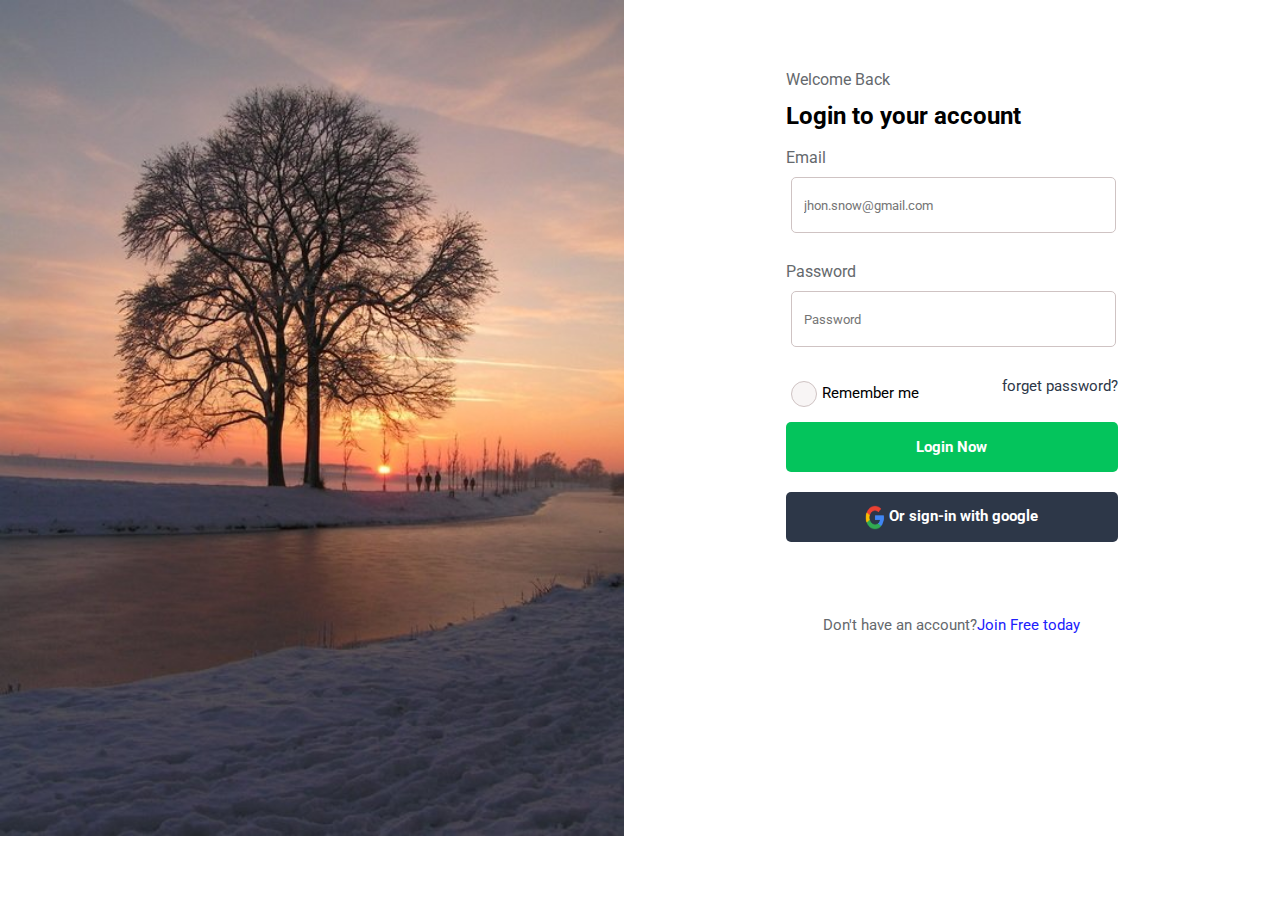
<file: activity/index.html>
<!DOCTYPE html>
<html lang="en">

<head>
    <meta charset="UTF-8">
    <meta http-equiv="X-UA-Compatible" content="IE=edge">
  
    <meta name="viewport" content="width=device-width, initial-scale=1.0">
    <title>Activity</title>
    <link rel="Stylesheet" href="style.css">
    <link rel="preconnect" href="https://fonts.googleapis.com">
    <link rel="preconnect" href="https://fonts.gstatic.com" crossorigin>
    <link href="https://fonts.googleapis.com/css2?family=Roboto&display=swap" rel="stylesheet">
    <script src="index.js"></script>
</head>

<body>
  

  
    <div class="body">
        <div class="C1">
            <img src="image.jpeg" alt="image">
        </div>
        <div class="C2">
            <div class="login-page">
                <p id="welcome">Welcome Back</p>
                <h2>Login to your account</h2>
                <p>Email</p>
                
                <input type="email"  placeholder="jhon.snow@gmail.com" id="email" required>
                <p id="email-err-message">Message</p>
                <p>Password</p>
                <input type="password" placeholder="Password" id="Password" required>
                <p id="password-err-message">Message</p>

                <div class="box">
                    <div><input type="checkbox"  id="checkbox"><label>Remember me</label></div>
                    <div><span id="forget">forget password?</span></div>
                </div>
                <div>
                    <button class="button" id="demo" onclick="valid()">Login Now</button>
                    <button class="signup">
                        <img src="google.png" alt="signup">
                        Or sign-in with google
                    </button>
                </div>

                <div class="base">
                    <p>Don't have an account?<span>Join Free today</span></p>



                </div>

            </div>


        </div>

    </div>


</body>


</html>
</file>
<file: activity/style.css>
*{
    margin: 0;
    padding: 0;
    font-family: 'Roboto', sans-serif;
  
}
body{
    overflow: hidden;
}

.body{
    display: flex;
    width: 100%;
    height: 100%;
}
.C1{
    width: 60%;
}
.C1 img{
    height: 100%;
    width: 100%;
    object-fit:fcover;
 
}

.C2{
    width: 40%;
    margin: 70px;
    padding: 0px 50px;
    display: flex;
    justify-content: center;

}
.login-page{
    width: 80%;
}

.login-page h2{
    padding:8px 0px;
    margin-bottom: 10px;
}

.login-page input{
    width: 90%;
    height: 30px;
    border: 1px solid rgb(207, 195, 195);
    border-radius: 5px;
    padding: 12px;
    margin: 5px;
}
.login-page p{
    margin-bottom: 5px;
    color: rgb(101, 105, 109);
    font-size: bold;
}
.box{
    display: flex;
    justify-content: space-between;
    width: 100%;
    font-size: 15px;  
}

#forget{
    vertical-align: middle;
}
.button ,.signup{
    width: 100%;
    height: 50px;
    padding: 12px;
    border-style: none;
   
    border-radius: 5px;
    background-color:#04c45c ;
    margin: 10px 0px;
    font-size: 15px;
    font-weight: bold;
    color: white;
}

.button,.signup,#checkbox :hover{
    cursor: pointer;
}

.signup{
    background-color:#2d3748; 
}


#checkbox{
    height:0.1px;
    width: 0.2px;
    border-radius: 50%;
    background-color:rgb(248, 245, 245) ;
    vertical-align: middle;
    appearance: none;
}
#checkbox:checked{
    background-color: #2d3748;
}

#forget{
    color: #2d3748;
    margin-top:5px ;
}

.signup img{
    width: 20px;
    height: 25px;
    vertical-align: middle;
}


.base{
    padding-top: 4rem;
    text-align: center;
    font-size: 15px;
}

.base span{
    color: rgb(32, 32, 252);
    
}

#email-err-message,#password-err-message{
    
    text-align: end;
    color: red;
    visibility: hidden;
}
</file>
